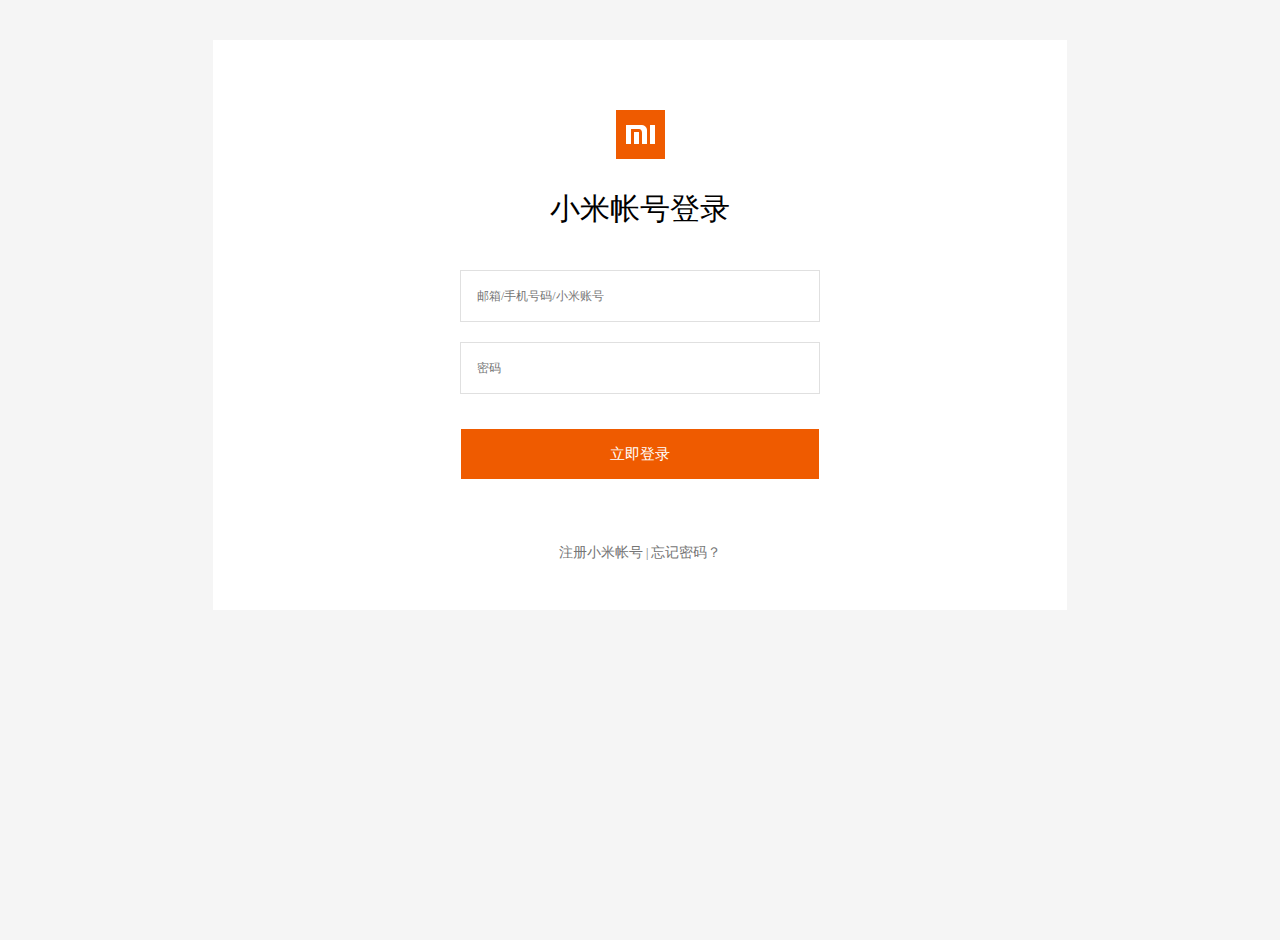
<file: login.html>
<!DOCTYPE html>
<html>

	<head>
		<meta charset="UTF-8">
		<title>小米账号 - 登录</title>
		<script src="js/jquery-1.10.1.js" type="text/javascript" charset="utf-8"></script>
		<script src="js/jquery.form.js" type="text/javascript" charset="utf-8"></script>
		<script src="js/jquery.validate.js" type="text/javascript" charset="utf-8"></script>
		<script src="js/jquery.cookie.js" type="text/javascript" charset="utf-8"></script>
		<script src="js/login.js" type="text/javascript" charset="utf-8"></script>
		<link rel="stylesheet" type="text/css" href="css/style.css"/>
	</head>

	<body>
		<div class="bodys">
			<div class="logo">
				<div class="mi-logo">

				</div>
				<p class="text-logo">
					小米帐号登录
				</p>
			</div>
			<div class="login-input">
				<form id="login">
					<div class="inp">
						<input type="text" id="user" name="user" placeholder="邮箱/手机号码/小米账号" />
					</div>
					<div class="inp">
						<input type="password" name="pwd" placeholder="密码" />
					</div>
					<div class="sub">
						<button id="submit">立即登录</button>
					</div>
				</form>
			</div>
			<p class="login-other">
				<a class="login-other-a" href="register.html"> 注册小米帐号 </a>
				|
				<a class="login-other-a" href="#">忘记密码？</a>
			</p>
		</div>
	</body>

</html>
</file>
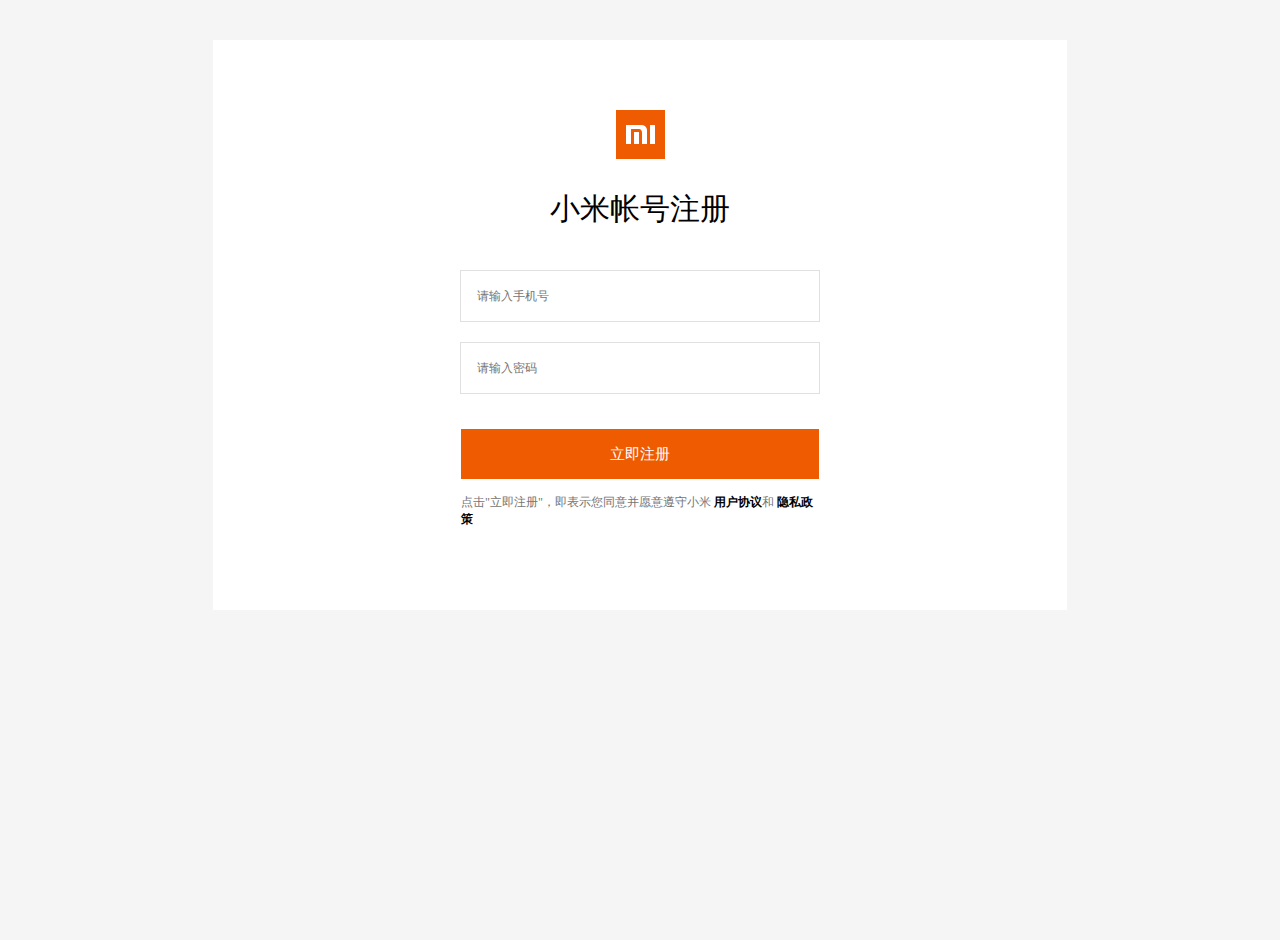
<file: register.html>
<!DOCTYPE html>
<html>

	<head>
		<meta charset="UTF-8">
		<title>小米账号 - 注册</title>
		<link rel="stylesheet" type="text/css" href="css/style.css"/>
		<script src="js/jquery-1.10.1.js" type="text/javascript" charset="utf-8"></script>
		<script src="js/jquery.form.js" type="text/javascript" charset="utf-8"></script>
		<script src="js/jquery.validate.js" type="text/javascript" charset="utf-8"></script>
		<script src="js/jquery.cookie.js" type="text/javascript" charset="utf-8"></script>
		<script src="js/register.js" type="text/javascript" charset="utf-8"></script>
	</head>

	<body>
		<div class="bodys">
			<div class="logo">
				<div class="mi-logo">

				</div>
				<p class="text-logo">
					小米帐号注册
				</p>
			</div>
			<div class="login-input">
				<form id="register">
					<div class="inp">
						<input type="text" name="phone" placeholder="请输入手机号" />
					</div>
					<div class="inp">
						<input type="password" name="pwd" placeholder="请输入密码" />
					</div>
					<div class="sub">
						<button id="submit">立即注册</button>
					</div>
				</form>
			</div>
			<div class="register-other">
				点击"立即注册"，即表示您同意并愿意遵守小米
				<a class="register-other-a" href="#">用户协议</a>和
				<a class="register-other-a" href="#">隐私政策</a>
			</div>
		</div>
	</body>

</html>
</file>
<file: css/style.css>
* {
	margin: 0;
	padding: 0;
	font-family: "微软雅黑";
	font-size: 12px;
}

html,
body {
	width: 100%;
	height: 100%;
	background-color: #f5f5f5;
	color: #757575;
}

.bodys {
	width: 854px;
	height: 570px;
	background-color: white;
	margin: auto;
	margin-top: 40px;
}

.logo {
	width: 100%;
	height: auto;
	padding-top: 70px;
}

.logo .mi-logo {
	width: 49px;
	height: 49px;
	margin: auto;
	background-color: #ef5b00;
	background-image: url(../img/mi-logo.png);
	background-repeat: no-repeat;
}

.logo .text-logo {
	font-size: 30px;
	text-align: center;
	color: black;
	padding: 30px 0;
}

.login-input {
	width: 100%;
	height: auto;
	padding-top: 10px;
}

.login-input .inp {
	width: 358px;
	height: 50px;
	margin: auto;
	margin-bottom: 20px;
	border: 1px solid #e0e0e0;
}

.login-input .inp input {
	width: 326px;
	height: 22px;
	margin: 14px 16px;
	border: 0;
}

.login-input .sub {
	padding: 15px 0;
}

.login-input #submit {
	width: 358px;
	height: 50px;
	background-color: #ef5b00;
	display: block;
	margin: auto;
	border: 0;
	color: white;
	font-size: 15px;
	cursor: pointer;
}

.login-other {
	text-align: center;
	margin-top: 50px;
}

.login-other .login-other-a {
	text-decoration: none;
	color: #757575;
	font-size: 14px;
}

.login-other .login-other-a:hover {
	color: #ff6700;
}

.register-other{
	width: 358px;
	margin: auto;
}

.register-other .register-other-a{
	font-weight: bold;
	color: black;
	text-decoration: none;
}
</file>
